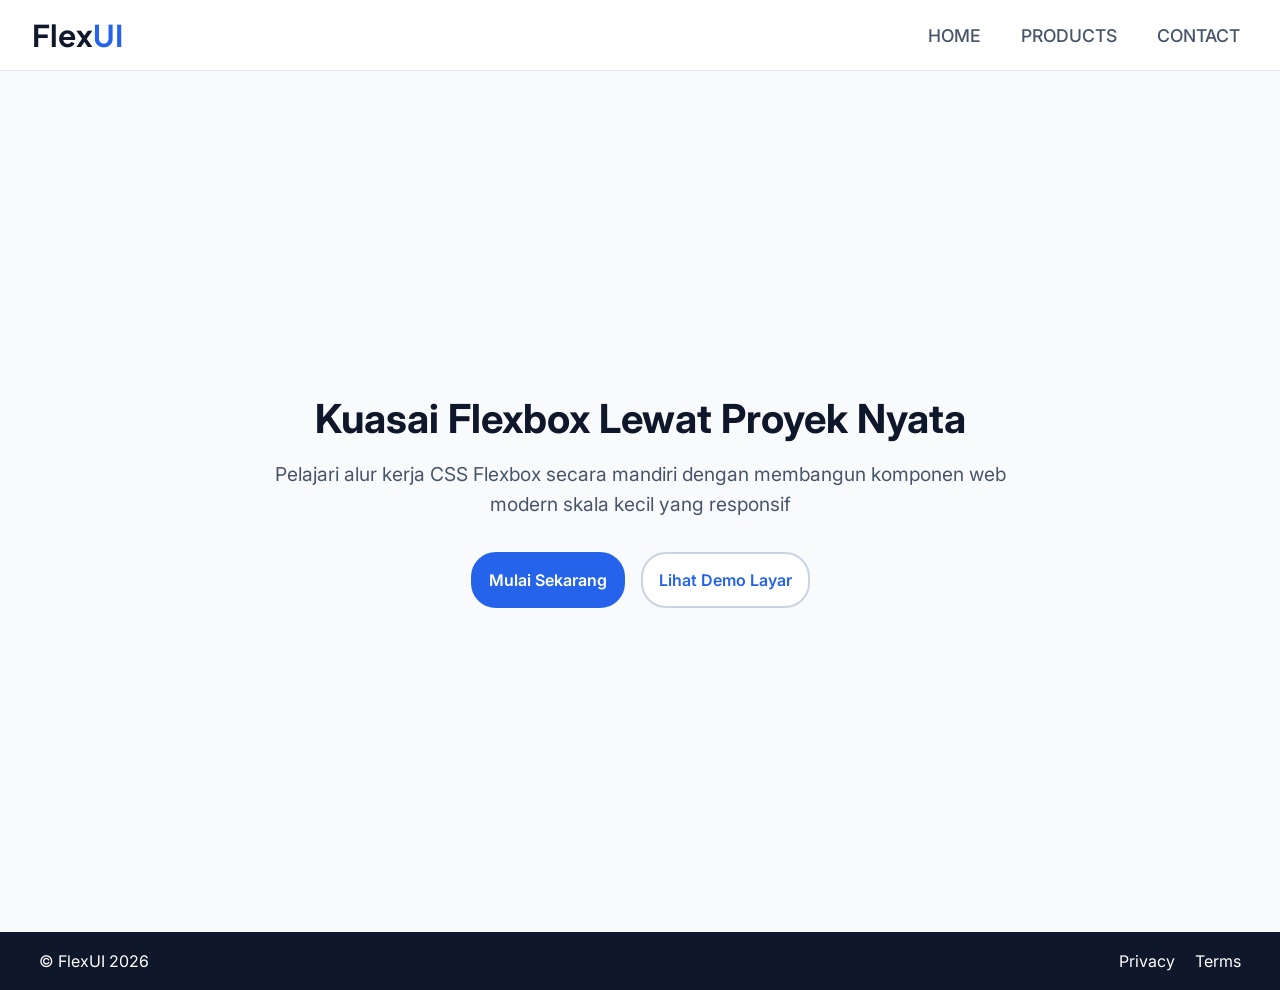
<file: index.html>
<!DOCTYPE html>
<html lang="en">
<head>
    <meta charset="UTF-8">
    <meta name="viewport" content="width=device-width, initial-scale=1.0">
    <title>FlexUI</title>
    <link rel="stylesheet" href="styles.css">
</head>

<body>
    <div class="header">
        <div class="logo">
            <h2>Flex<span>UI</span></h2>
        </div>

        <div class="nav">
            <ul>
                <li><a href="index.html">Home</a></li>
                <li><a href="products.html">Products</a></li>
                <li><a href="contact.html">Contact</a></li>
            </ul>
        </div>
    </div>

    <div class="container-1">
        <div class="content">
            <div class="headline">
                <h1>Kuasai Flexbox Lewat Proyek Nyata</h1>
                <p>Pelajari alur kerja CSS Flexbox secara mandiri dengan membangun komponen web modern skala kecil yang responsif</p>
            </div>

            <div class="cta">
                <a href="products.html" class="btn btn-1">Mulai Sekarang</a>
                <a href="contact.html" class="btn btn-2">Lihat Demo Layar</a>
            </div>
        </div>
    </div>

    <div class="footer">
        <div class="copyright">
            <p>&copy; FlexUI 2026</p>
        </div>
        
        <div class="privacy-terms">
            <p>Privacy</p>
            <p>Terms</p>
        </div>
    </div>
</body>
</html>
</file>
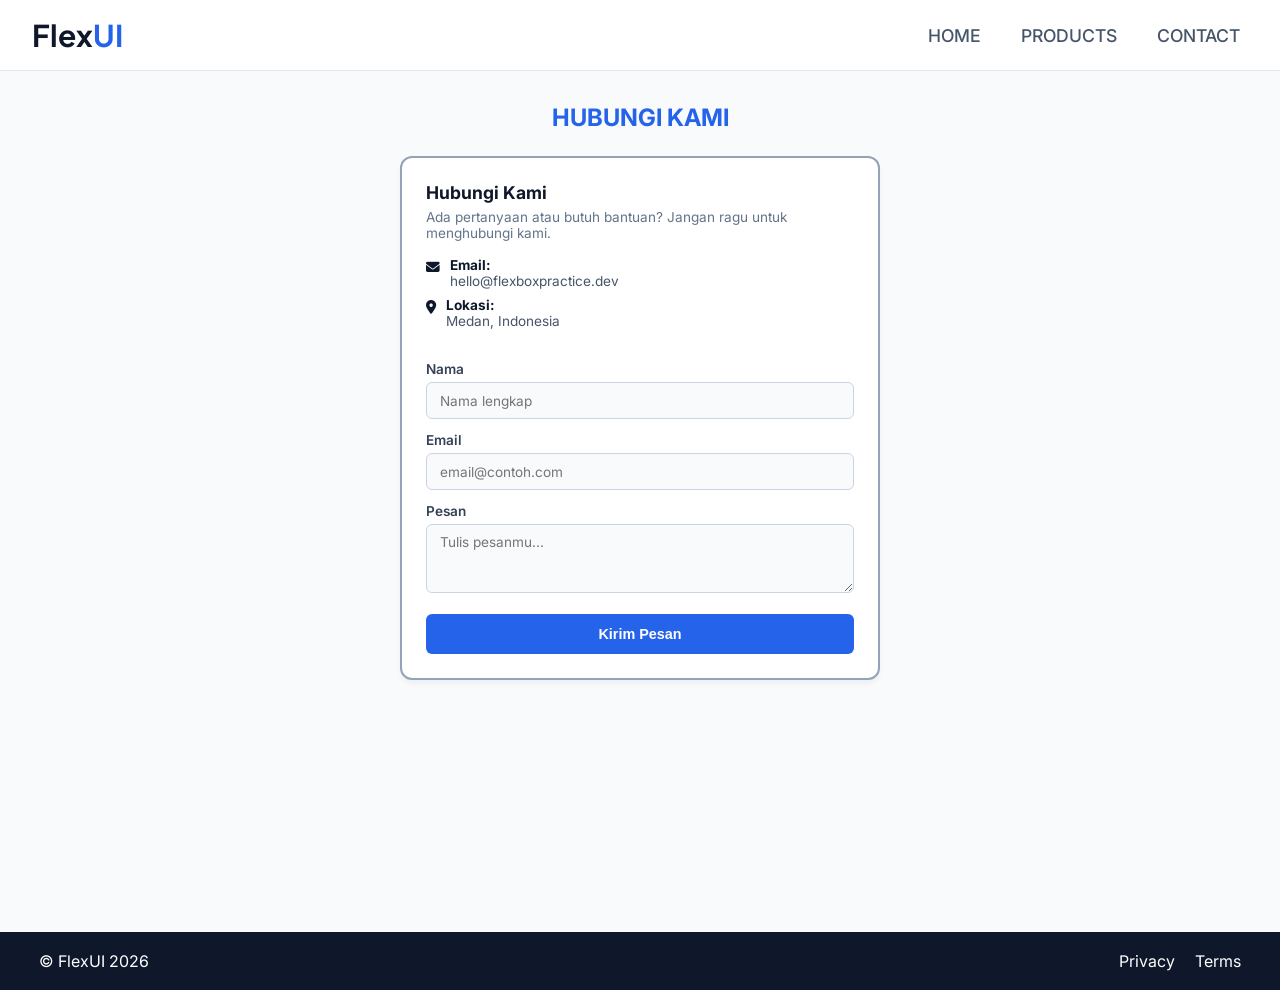
<file: contact.html>
<!DOCTYPE html>
<html lang="en">
<head>
    <meta charset="UTF-8">
    <meta name="viewport" content="width=device-width, initial-scale=1.0">
    <title>FlexUI</title>
    <link rel="stylesheet" href="styles.css">
    <link rel="stylesheet" href="https://cdnjs.cloudflare.com/ajax/libs/font-awesome/6.5.1/css/all.min.css">
</head>

<body>
    <div class="header">
        <div class="logo">
            <h2>Flex<span>UI</span></h2>
        </div>

        <div class="nav">
            <ul>
                <li><a href="index.html">Home</a></li>
                <li><a href="products.html">Products</a></li>
                <li><a href="contact.html">Contact</a></li>
            </ul>
        </div>
    </div>

    <div class="container-3">
        <h2 class="section-title-center">HUBUNGI KAMI</h2>

    <!-- BOX UTAMA (PENGHUBUNG BENTUK KOTAK DENGAN BORDER PUTUS-PUTUS) -->
        <div class="contact-box">
            
            <!-- 1. INFO KONTAK (BAGIAN ATAS) -->
            <div class="contact-info">
                <h3>Hubungi Kami</h3>
                <p class="contact-desc">Ada pertanyaan atau butuh bantuan? Jangan ragu untuk menghubungi kami.</p>
                
                <div class="info-item">
                    <i class="fa-solid fa-envelope"></i>
                    <div>
                        <strong>Email:</strong>
                        <span>hello@flexboxpractice.dev</span>
                    </div>
                </div>

                <div class="info-item">
                    <i class="fa-solid fa-location-dot"></i>
                    <div>
                        <strong>Lokasi:</strong>
                        <span>Medan, Indonesia</span>
                    </div>
                </div>
            </div>

            <!-- 2. FORMULIR (BAGIAN BAWAH) -->
            <form class="contact-form">
                <div class="form-group">
                    <label for="nama">Nama</label>
                    <input type="text" id="nama" placeholder="Nama lengkap" required>
                </div>

                <div class="form-group">
                    <label for="email">Email</label>
                    <input type="email" id="email" placeholder="email@contoh.com" required>
                </div>

                <div class="form-group">
                    <label for="pesan">Pesan</label>
                    <textarea id="pesan" rows="3" placeholder="Tulis pesanmu..." required></textarea>
                </div>

                <button type="submit" class="btn-submit">Kirim Pesan</button>
            </form>

        </div>
    </div>

    <div class="footer">
        <div class="copyright">
            <p>&copy; FlexUI 2026</p>
        </div>
        
        <div class="privacy-terms">
            <p>Privacy</p>
            <p>Terms</p>
        </div>
    </div>
</body>
</html>
</file>
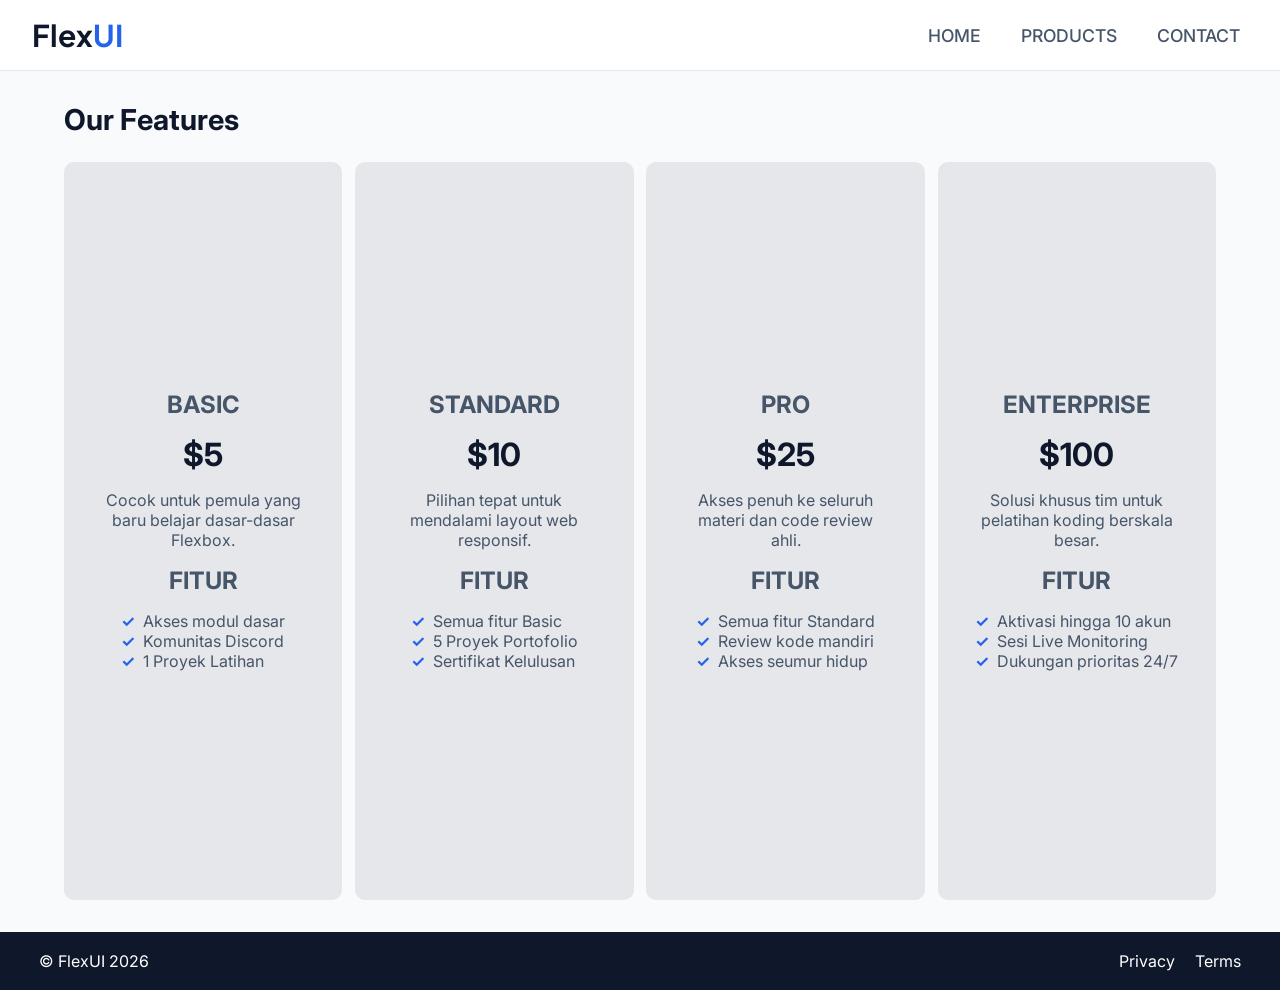
<file: products.html>
<!DOCTYPE html>
<html lang="en">
<head>
    <meta charset="UTF-8">
    <meta name="viewport" content="width=device-width, initial-scale=1.0">
    <title>FlexUI</title>
    <link rel="stylesheet" href="styles.css">
</head>

<body>
    <div class="header">
        <div class="logo">
            <h2>Flex<span>UI</span></h2>
        </div>

        <div class="nav">
            <ul>
                <li><a href="index.html">Home</a></li>
                <li><a href="products.html">Products</a></li>
                <li><a href="contact.html">Contact</a></li>
            </ul>
        </div>
    </div>

    <div class="container-2">
        <div class="section-title">
            <h2>Our Features</h2>
        </div>

        <div class="section-list">
            <div class="card">
                <p class="type">BASIC</p>
                <p class="price">$5</p>
                <p class="description">Cocok untuk pemula yang baru belajar dasar-dasar Flexbox.</p>
                <p class="features">Fitur</p>
                <ul>
                    <li>Akses modul dasar</li>
                    <li>Komunitas Discord</li>
                    <li>1 Proyek Latihan</li>
                </ul>
            </div>

            <div class="card">
                <p class="type">STANDARD</p>
                <p class="price">$10</p>
                <p class="description">Pilihan tepat untuk mendalami layout web responsif.</p>
                <p class="features">Fitur</p>
                <ul>
                    <li>Semua fitur Basic</li>
                    <li>5 Proyek Portofolio</li>
                    <li>Sertifikat Kelulusan</li>
                </ul>
            </div>

            <div class="card">
                <p class="type">PRO</p>
                <p class="price">$25</p>
                <p class="description">Akses penuh ke seluruh materi dan code review ahli.</p>
                <p class="features">Fitur</p>
                <ul>
                    <li>Semua fitur Standard</li>
                    <li>Review kode mandiri</li>
                    <li>Akses seumur hidup</li>
                </ul>
            </div>

            <div class="card">
                <p class="type">ENTERPRISE</p>
                <p class="price">$100</p>
                <p class="description">Solusi khusus tim untuk pelatihan koding berskala besar.</p>
                <p class="features">Fitur</p>
                <ul>
                    <li>Aktivasi hingga 10 akun</li>
                    <li>Sesi Live Monitoring</li>
                    <li>Dukungan prioritas 24/7</li>
                </ul>
            </div>
        </div>
    </div>

    <div class="footer">
        <div class="copyright">
            <p>&copy; FlexUI 2026</p>
        </div>
        
        <div class="privacy-terms">
            <p>Privacy</p>
            <p>Terms</p>
        </div>
    </div>
</body>
</html>
</file>
<file: styles.css>
@import url('https://fonts.googleapis.com/css2?family=Inter:wght@400;500;700&display=swap');
@import url('https://fonts.googleapis.com/css2?family=Plus+Jakarta+Sans:wght@800&display=swap');

* {
    margin: 0;
    padding: 0;
    box-sizing: border-box;
}

body {
  font-family: 'Inter';
  background-color: #F8FAFC;
  color: #0F172A;

  display: flex;
  flex-direction: column;
  min-height: 110vh;
}

h1, h2, h3 {
  font-weight: 700;
  color: #0F172A;
}

p {
  color: #475569;
}

.header {
    display: flex;
    background-color: #ffffff;
    justify-content: space-between;
    align-items: center;
    padding: 1rem 2rem;
    border-bottom: 1px solid #e2e8f0;
}

.logo {
    font-weight: 700;
    font-size: 1.25rem;
    color: #0f172a;
    font-family: 'Plus Jakarta Sans', sans-serif;
}

.logo span {
    color: #2563eb;
}

.nav ul {
    display: flex;
    flex-direction: row;
    gap: 2.5rem;
    list-style: none;
    padding: 0;
    margin: 0;
    margin-right: 0.5rem;
}

.nav li {
    list-style-type: none;
}

.nav a {
    text-transform: uppercase;
    text-decoration: none;
    color: #475569;
    font-weight: 500;
    font-size: 1.1rem;
}

.nav a:hover {
    color: #2563eb;
}

.nav a:active {
    color: blue;
}

.container-1 {
    display: flex;
    flex: 1;
    flex-direction: column;
    justify-content: center;
    align-items: center;
    text-align: center;
    padding: 5rem 2rem;
    max-width: 800px;
    margin: 0 auto;
}

/* Home */

.headline h1 {
    font-size: 2.5rem;
    font-weight: 700;
    color: #0f172a;
    margin-bottom: 1rem;
    line-height: 1.2;
}

.headline p {
    font-size: 1.2rem;
    margin-bottom: 2rem;
    line-height: 1.6;
}

.cta {
    display: flex;
    flex-direction: row;
    gap: 1rem;
    justify-content: center;
    align-items: center;
}

.btn {
    display: inline-block;
    text-decoration: none;
    font-weight: 600;
    font-size: 1em;
    padding: 0.75rem 1.75rem;
    border-radius: 25px;
    transition: all 0.2s ease;
}

.btn-1 {
    background-color: #2563eb;
    color: #ffffff;
    border: 2px solid #2563eb;
    padding: 1rem;
}

.btn-1:hover {
    background-color: #1d4ed8;
    border-color: #1d4ed8;
}

.btn-2 {
    background-color: #ffffff;
    color: #2563eb;
    border: 2px solid #c8d5e1;
    padding: 1rem;
}

.btn-2:hover {
    background-color: #eff6ff;
    border-color: #93c5fd;
}

/* Products */

.container-2 {
    display: flex;
    flex: 1;
    flex-direction: column;
    justify-content: flex-start;
    padding: 2rem 4rem;
    width: 100%;
    gap: 1.5rem;
}

.section-title {
    font-size: 1.2rem;
    font-weight: 700;
    color: #0f172a;
    line-height: 1.2;
}

.section-list {
    display: flex;
    flex: 1;
    flex-direction: row;
    gap: 0.8rem;
    width: 100%;
}

.card {
    display: flex;
    flex: 1;
    flex-direction: column;
    justify-content: center;
    align-items: center;
    background-color: #e5e7eb;
    border: 3px solid #e5e7eb;
    border-radius: 10px;
    padding: 2rem;
    gap: 1rem;
}

.description {
    text-align: center;
}

.price {
    color: #0F172A;
    font-size: 2rem;
    font-weight: bolder;
}

.type, .features {
    color: #475569;
    font-weight: bolder;
    font-size: 1.5rem;
    text-transform: uppercase;
} 

.card li {
    color: #475569;
    list-style-type: none;
}

.card li::before {
    content: "✓";
    color: #2563eb;
    font-weight: bold;
    margin-right: 0.5rem;
}

.card:hover {
    border-color: #2563eb;
}

.card:active {
    background-color: #c7cbcf;
}

/* Contact */

.container-3 {
    display: flex;
    flex: 1;
    flex-direction: column;
    align-items: center;
    padding: 2rem;
    width: 100%;
}

.section-title-center {
    font-size: 1.5rem;
    font-weight: 700;
    color: #2563eb;
    margin-bottom: 1.5rem;
    text-align: center;
    text-transform: uppercase;
}

.contact-box {
    display: flex;
    flex-direction: column;
    width: 100%;
    max-width: 480px;
    background-color: #ffffff;
    border: 2px solid #94a3b8;
    border-radius: 12px;
    padding: 1.5rem;
    gap: 1.5rem;
    box-shadow: 0 4px 6px -1px rgba(0, 0, 0, 0.05);
}

.contact-info h3 {
  font-size: 1.1rem;
  color: #0f172a;
  margin-bottom: 0.4rem;
}

.contact-desc {
  font-size: 0.85rem;
  color: #64748b;
  margin-bottom: 1rem;
}

.info-item {
  display: flex;
  align-items: flex-start;
  gap: 0.6rem;
  font-size: 0.85rem;
  color: #334155;
  margin-bottom: 0.5rem;
}

.info-item i {
  color: #0f172a;
  margin-top: 0.2rem;
}

.info-item strong {
  display: block;
  font-weight: 700;
  color: #0f172a;
}

.info-item span {
  color: #475569;
}

.contact-form {
  display: flex;
  flex-direction: column;
  gap: 0.8rem;
}

.form-group {
  display: flex;
  flex-direction: column;
  gap: 0.3rem;
  text-align: left;
}

.form-group label {
  font-size: 0.85rem;
  font-weight: 600;
  color: #334155;
}

.form-group input,
.form-group textarea {
  width: 100%;
  padding: 0.6rem 0.8rem;
  border: 1.5px solid #cbd5e1;
  border-radius: 6px;
  font-family: 'Inter', sans-serif;
  font-size: 0.85rem;
  outline: none;
  background-color: #f8fafc;
}

.form-group input:focus,
.form-group textarea:focus {
  border-color: #2563eb;
  background-color: #ffffff;
}

.btn-submit {
  width: 100%;
  background-color: #2563eb;
  color: #ffffff;
  border: none;
  padding: 0.75rem;
  border-radius: 6px;
  font-weight: 600;
  font-size: 0.9rem;
  cursor: pointer;
  margin-top: 0.5rem;
  transition: background-color 0.2s ease;
}

.btn-submit:hover {
  background-color: #1d4ed8;
}

/* Footer */

.footer {
    background-color: #0f172a;
    padding: 1.2rem;
    display: flex;
    justify-content: space-between;
}

.footer p {
    color: #ffffff;
    bottom: 0;
}

.footer .copyright {
    margin-left: 20px;
    display: flex;
    justify-content: flex-start;
    align-items: center;
}

.footer .privacy-terms {
    margin-right: 20px;
    display: flex;
    justify-content: space-between;
    flex-direction: row;
    gap: 20px;
}
</file>
